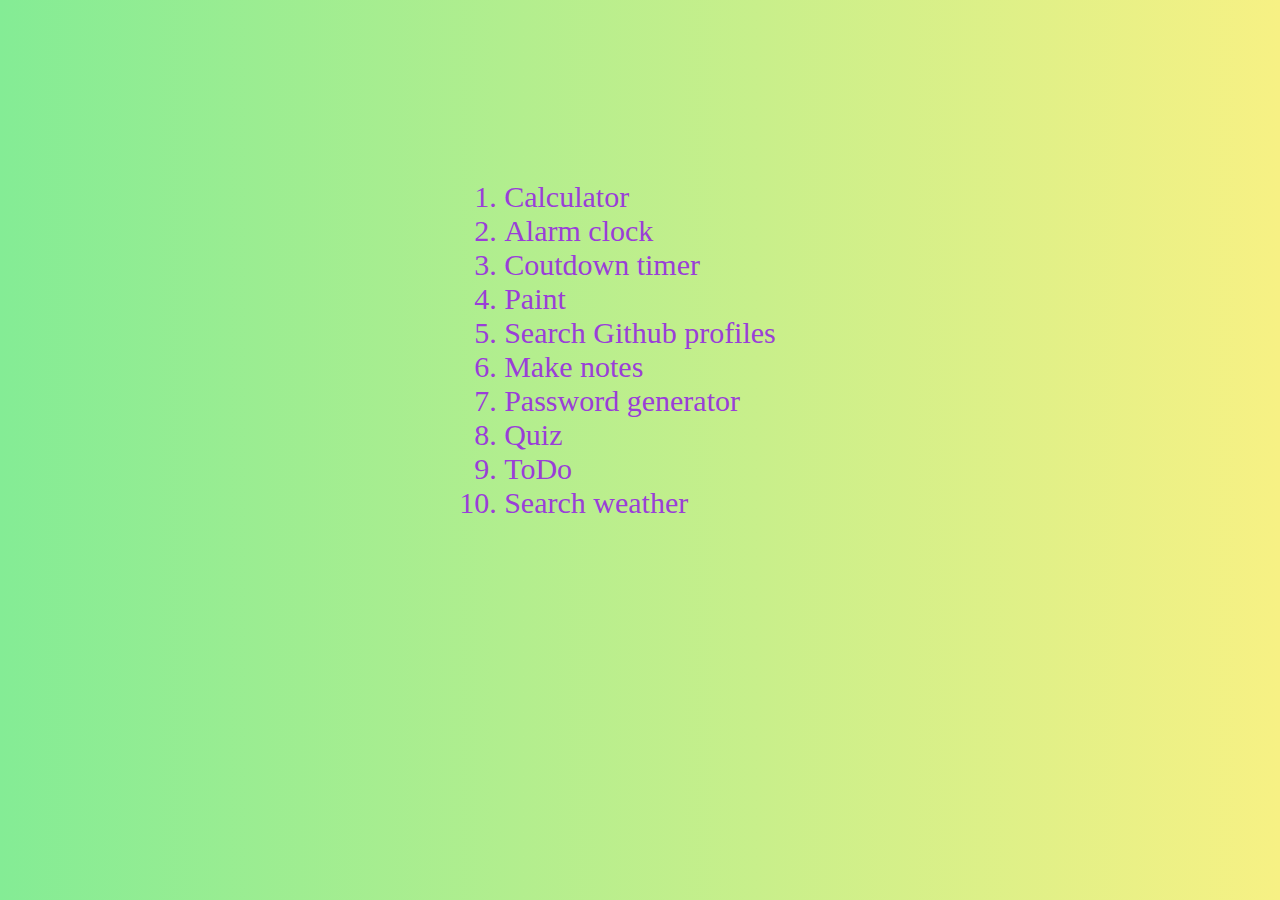
<file: index.html>
<!DOCTYPE html>
<html lang="en">
<head>
    <meta charset="UTF-8">
    <meta http-equiv="X-UA-Compatible" content="IE=edge">
    <meta name="viewport" content="width=device-width, initial-scale=1.0">
    <link rel="stylesheet" href="all.css">
    <title>projects</title>
</head>
<body>
<div class="container">
    <ol>
        <li><a href="./1 Vanilla-JavaScript-Calculator/index.html">Calculator</a></li>
        <li><a href="./2 alarm/timer.html">Alarm clock</a></li>
        <li><a href="./3 countdown-timer/index.html">Coutdown timer</a></li>
        <li><a href="./4 drawing-app/index.html">Paint</a></li>
        <li><a href="./5 github-profiles/index.html">Search Github profiles</a></li>
        <li><a href="./6 notes-app/index.html">Make notes</a></li>
        <li><a href="./7 password-generator/index.html">Password generator</a></li>
        <li><a href="./8 quiz-app/index.html">Quiz</a></li>
        <li><a href="./9 todo-app/index.html">ToDo</a></li>
        <li><a href="./10 weather-app/index.html">Search weather</a></li>
    </ol>
</div>
</body>
</html>
</file>
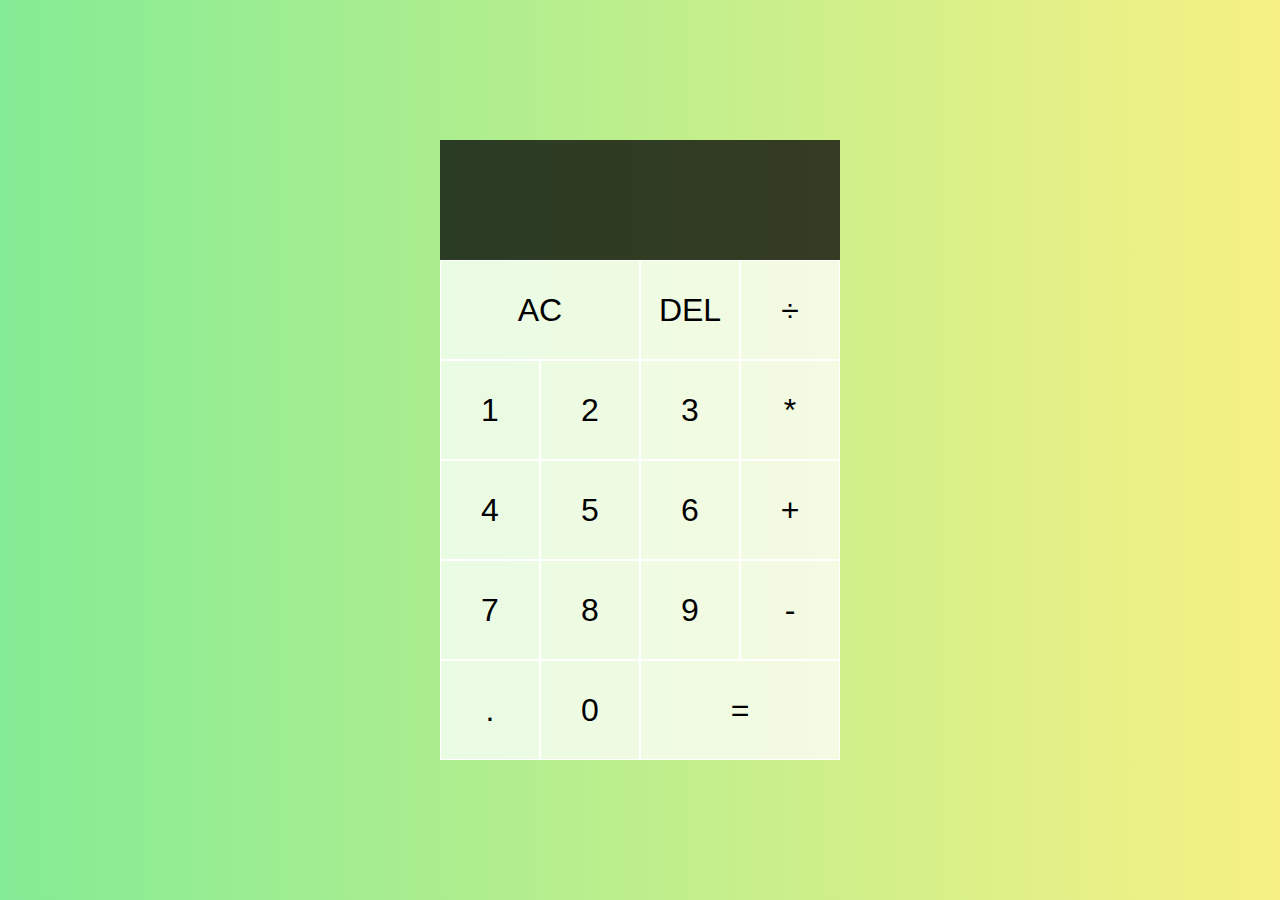
<file: 1 Vanilla-JavaScript-Calculator/index.html>
<!DOCTYPE html>
<html lang="en">
<head>
  <meta charset="UTF-8">
  <meta name="viewport" content="width=device-width, initial-scale=1.0">
  <meta http-equiv="X-UA-Compatible" content="ie=edge">
  <title>Calculator</title>
  <link href="styles.css" rel="stylesheet">
  <script src="script.js" defer></script>
</head>
<body>
  <div class="calculator-grid">
    <div class="output">
      <div data-previous-operand class="previous-operand"></div>
      <div data-current-operand class="current-operand"></div>
    </div>
    <button data-all-clear class="span-two">AC</button>
    <button data-delete>DEL</button>
    <button data-operation>÷</button>
    <button data-number>1</button>
    <button data-number>2</button>
    <button data-number>3</button>
    <button data-operation>*</button>
    <button data-number>4</button>
    <button data-number>5</button>
    <button data-number>6</button>
    <button data-operation>+</button>
    <button data-number>7</button>
    <button data-number>8</button>
    <button data-number>9</button>
    <button data-operation>-</button>
    <button data-number>.</button>
    <button data-number>0</button>
    <button data-equals class="span-two">=</button>
  </div>
</body>
</html>
</file>
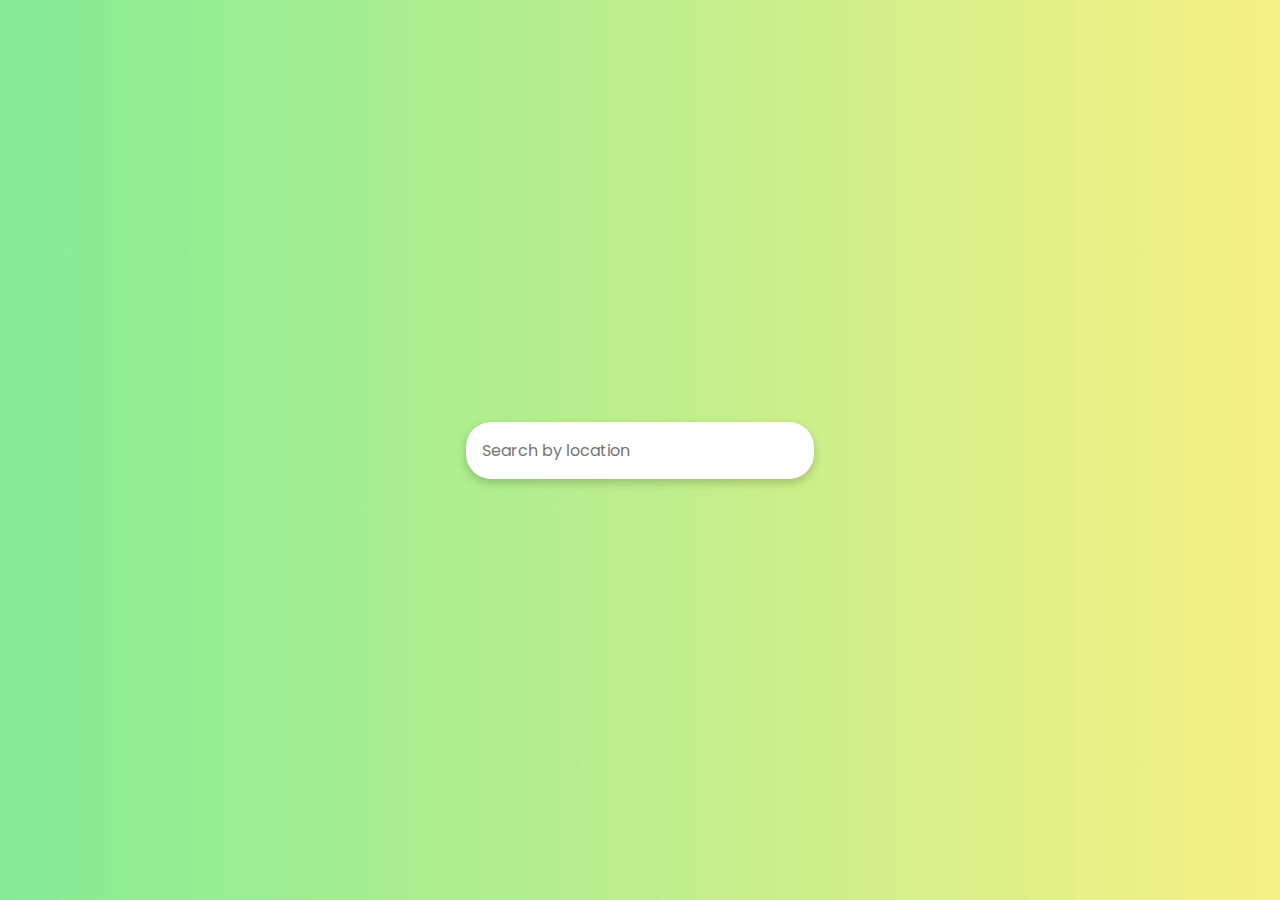
<file: 10 weather-app/index.html>
<!DOCTYPE html>
<html lang="en">
    <head>
        <meta charset="UTF-8" />
        <meta name="viewport" content="width=device-width, initial-scale=1.0" />
        <title>Search Weather</title>
        <link rel="stylesheet" href="style.css" />
        <script src="script.js" defer></script>
    </head>
    <body>
        <form id="form">
            <input
                type="text"
                id="search"
                placeholder="Search by location"
                autocomplete="off"
            />
        </form>
        <main id="main"></main>
    </body>
</html>
</file>
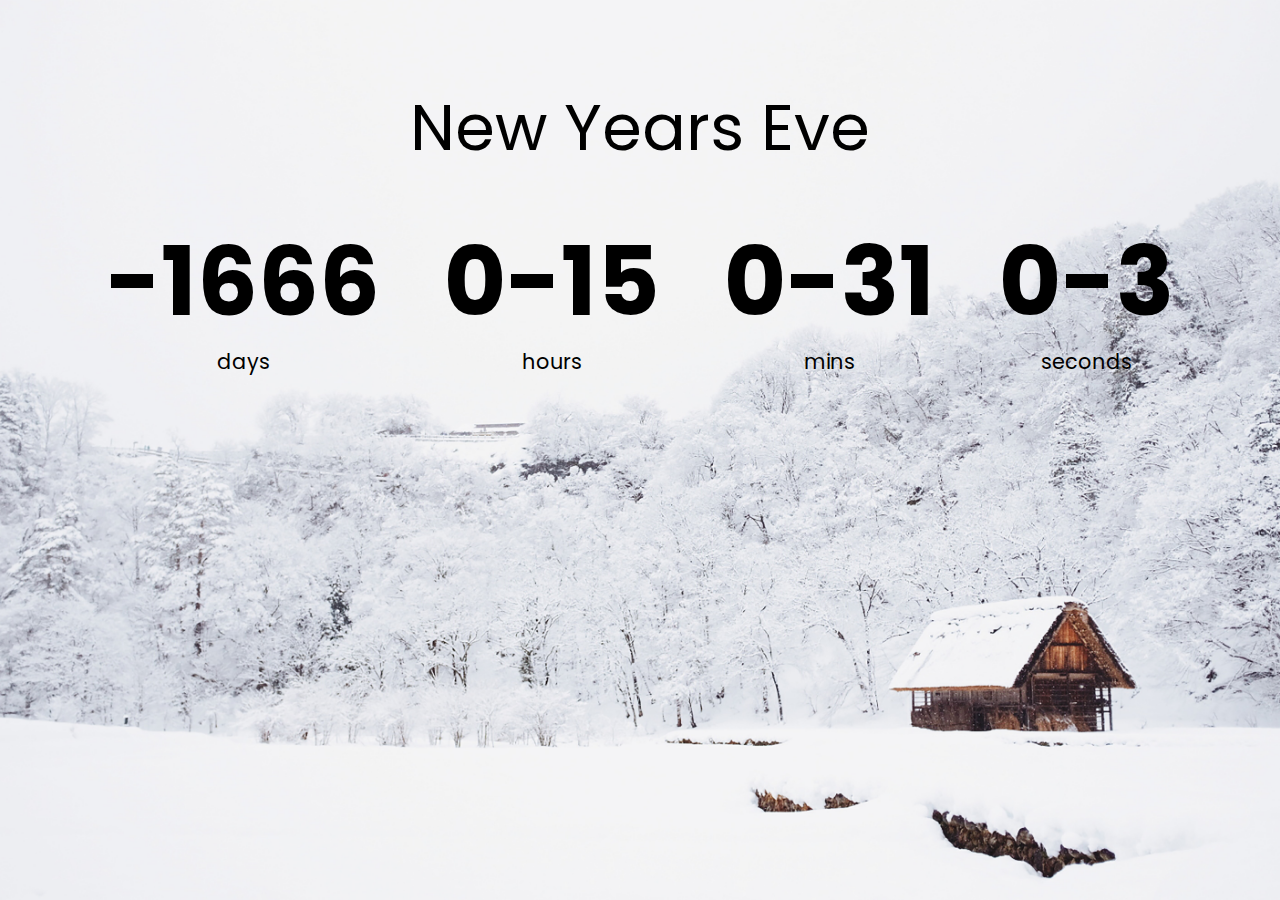
<file: 3 countdown-timer/index.html>
<!DOCTYPE html>
<html lang="en">
    <head>
        <meta charset="UTF-8" />
        <meta name="viewport" content="width=device-width, initial-scale=1.0" />
        <title>Countdown Timer</title>
        <link rel="stylesheet" href="style.css" />
        <script src="script.js" defer></script>
    </head>
    <body>
        <h1>New Years Eve</h1>

        <div class="countdown-container">
            <div class="countdown-el days-c">
                <p class="big-text" id="days">0</p>
                <span>days</span>
            </div>
            <div class="countdown-el hours-c">
                <p class="big-text" id="hours">0</p>
                <span>hours</span>
            </div>
            <div class="countdown-el mins-c">
                <p class="big-text" id="mins">0</p>
                <span>mins</span>
            </div>
            <div class="countdown-el seconds-c">
                <p class="big-text" id="seconds">0</p>
                <span>seconds</span>
            </div>
        </div>
    </body>
</html>
</file>
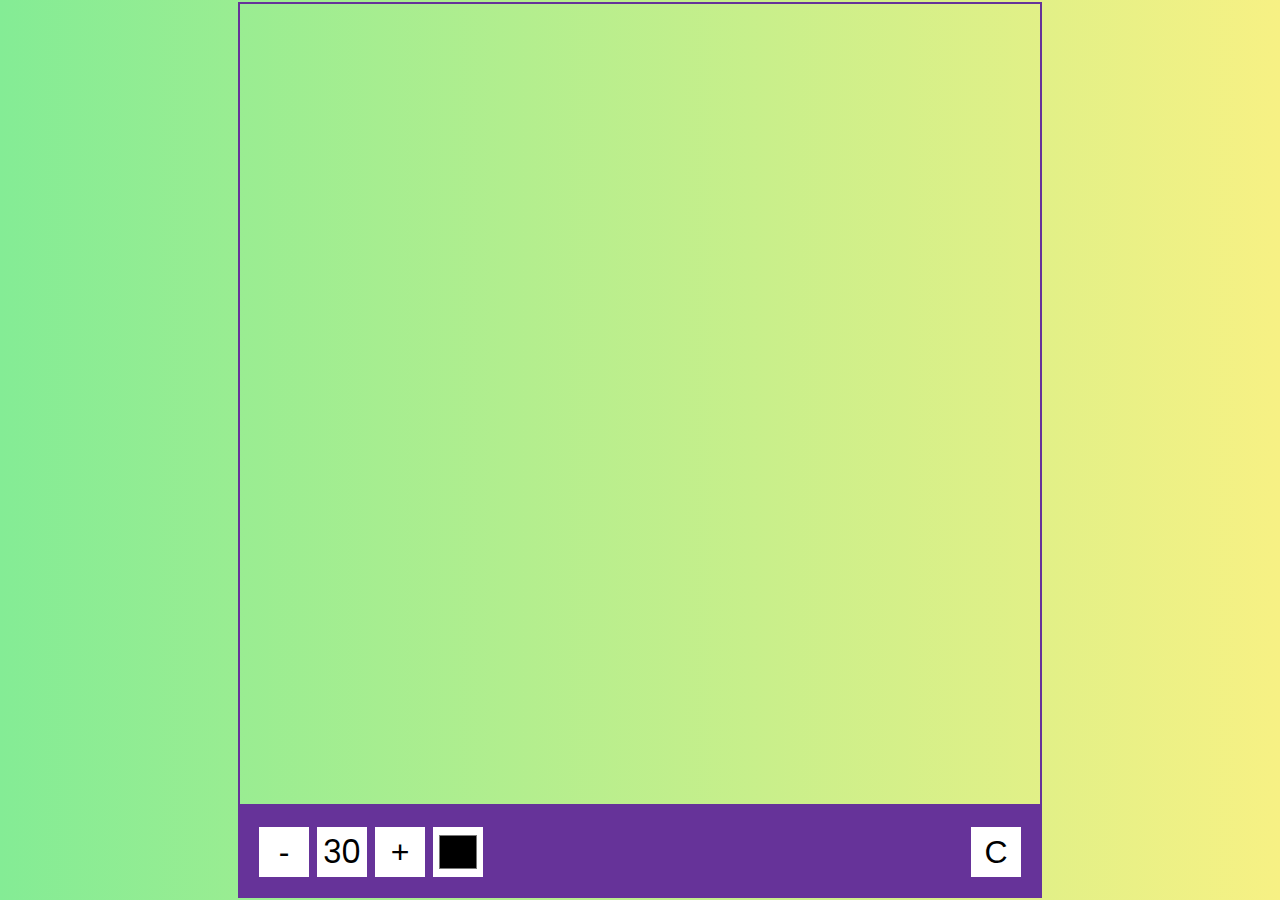
<file: 4 drawing-app/index.html>
<!DOCTYPE html>
<html lang="en">
    <head>
        <meta charset="UTF-8" />
        <meta name="viewport" content="width=device-width, initial-scale=1.0" />
        <title>Paint</title>
        <link rel="stylesheet" href="style.css" />
        <script src="script.js" defer></script>
    </head>
    <body>
        <canvas id="canvas" width="800" height="800"></canvas>
        <div class="toolbox">
            <button id="decrease">-</button>
            <span id="size">30</span>
            <button id="increase">+</button>
            <input type="color" id="color" />
            <button id="clear">C</button>
        </div>
    </body>
</html>
</file>
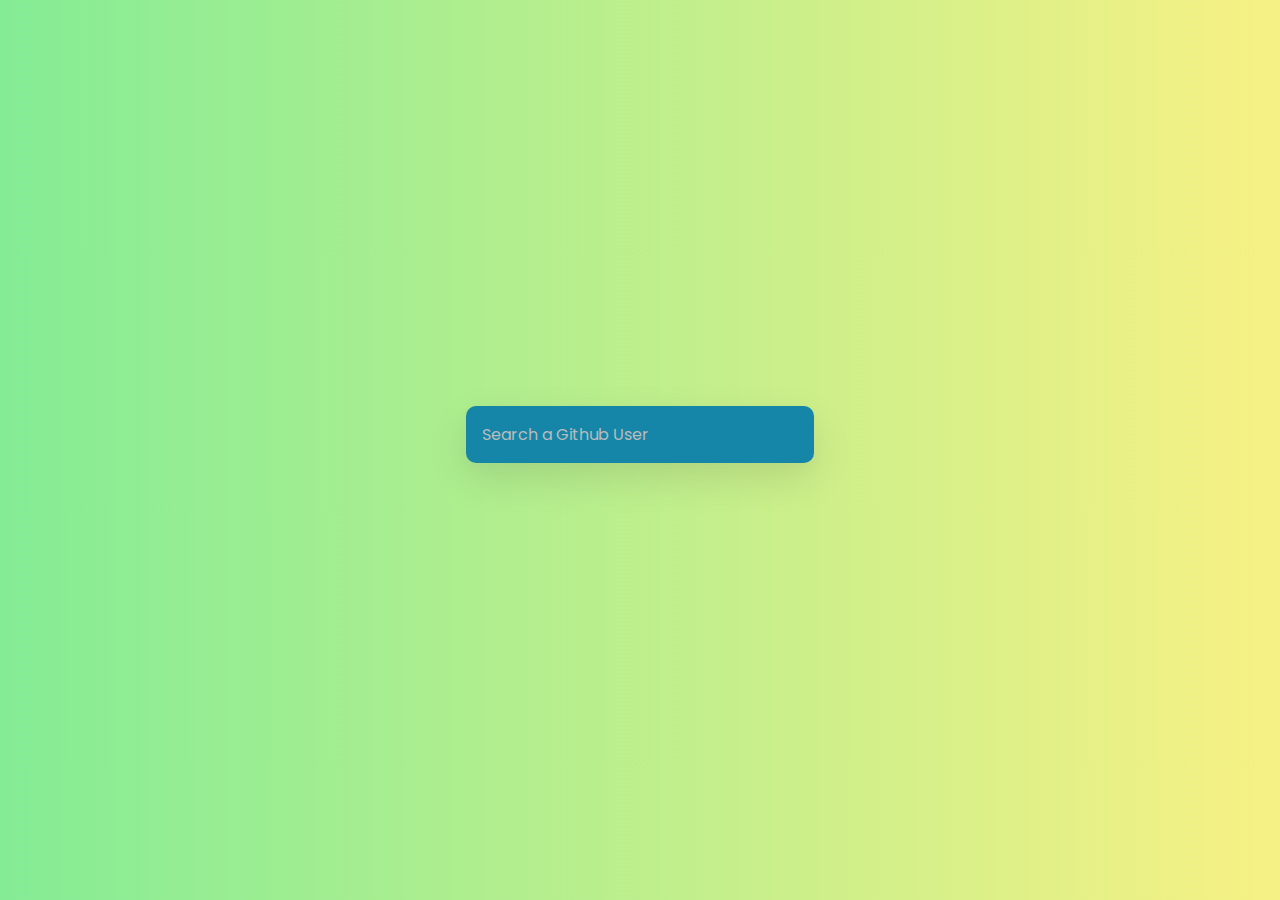
<file: 5 github-profiles/index.html>
<!DOCTYPE html>
<html lang="en">
    <head>
        <meta charset="UTF-8" />
        <meta name="viewport" content="width=device-width, initial-scale=1.0" />
        <title>Search Github profiles</title>
        <link rel="stylesheet" href="style.css" />
        <script src="script.js" defer></script>
    </head>
    <body>
        <form id="form">
            <input type="text" id="search" placeholder="Search a Github User" />
        </form>
        <main id="main"></main>
    </body>
</html>
</file>
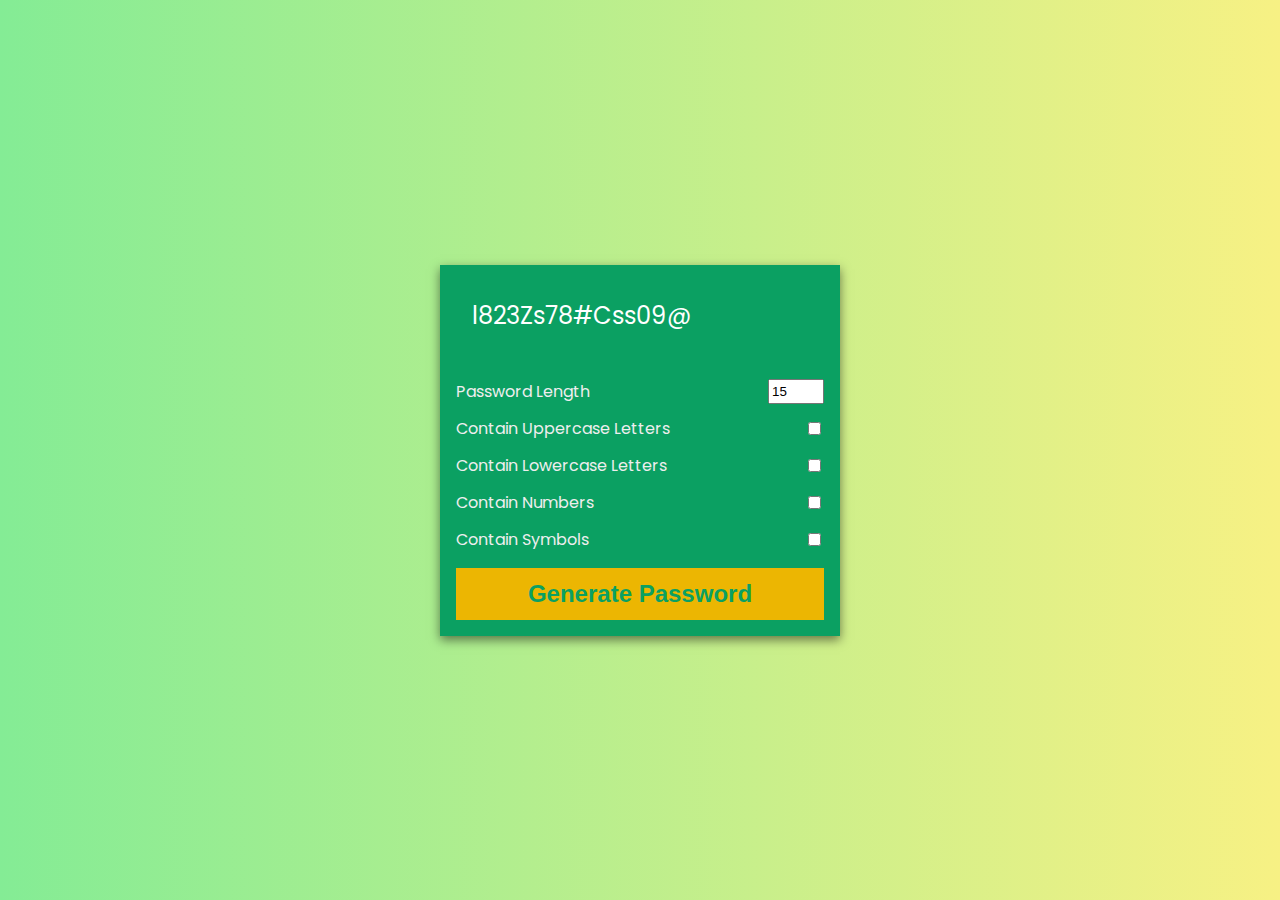
<file: 7 password-generator/index.html>
<!DOCTYPE html>
<html lang="en">
    <head>
        <meta charset="UTF-8" />
        <meta name="viewport" content="width=device-width, initial-scale=1.0" />
        <title>Password Generator</title>
        <link rel="stylesheet" href="style.css" />
        <script src="script.js" defer></script>
    </head>
    <body>
        <div class="pw-container">
            <div class="pw-header">
                <div class="pw">
                    <span id="pw">l823Zs78#Css09@</span>
                    <button id="copy">Copy</button>
                </div>
            </div>
            <div class="pw-body">
                <div class="form-control">
                    <label for="len">Password Length</label>
                    <input id="len" value="15" type="number" min="2" max="30" />
                </div>
                <div class="form-control">
                    <label for="upper">Contain Uppercase Letters</label>
                    <input id="upper" type="checkbox" />
                </div>
                <div class="form-control">
                    <label for="lower">Contain Lowercase Letters</label>
                    <input id="lower" type="checkbox" />
                </div>
                <div class="form-control">
                    <label for="number">Contain Numbers</label>
                    <input id="number" type="checkbox" />
                </div>
                <div class="form-control">
                    <label for="symbol">Contain Symbols</label>
                    <input id="symbol" type="checkbox" />
                </div>
                <button class="generate" id="generate">
                    Generate Password
                </button>
            </div>
        </div>
    </body>
</html>
</file>
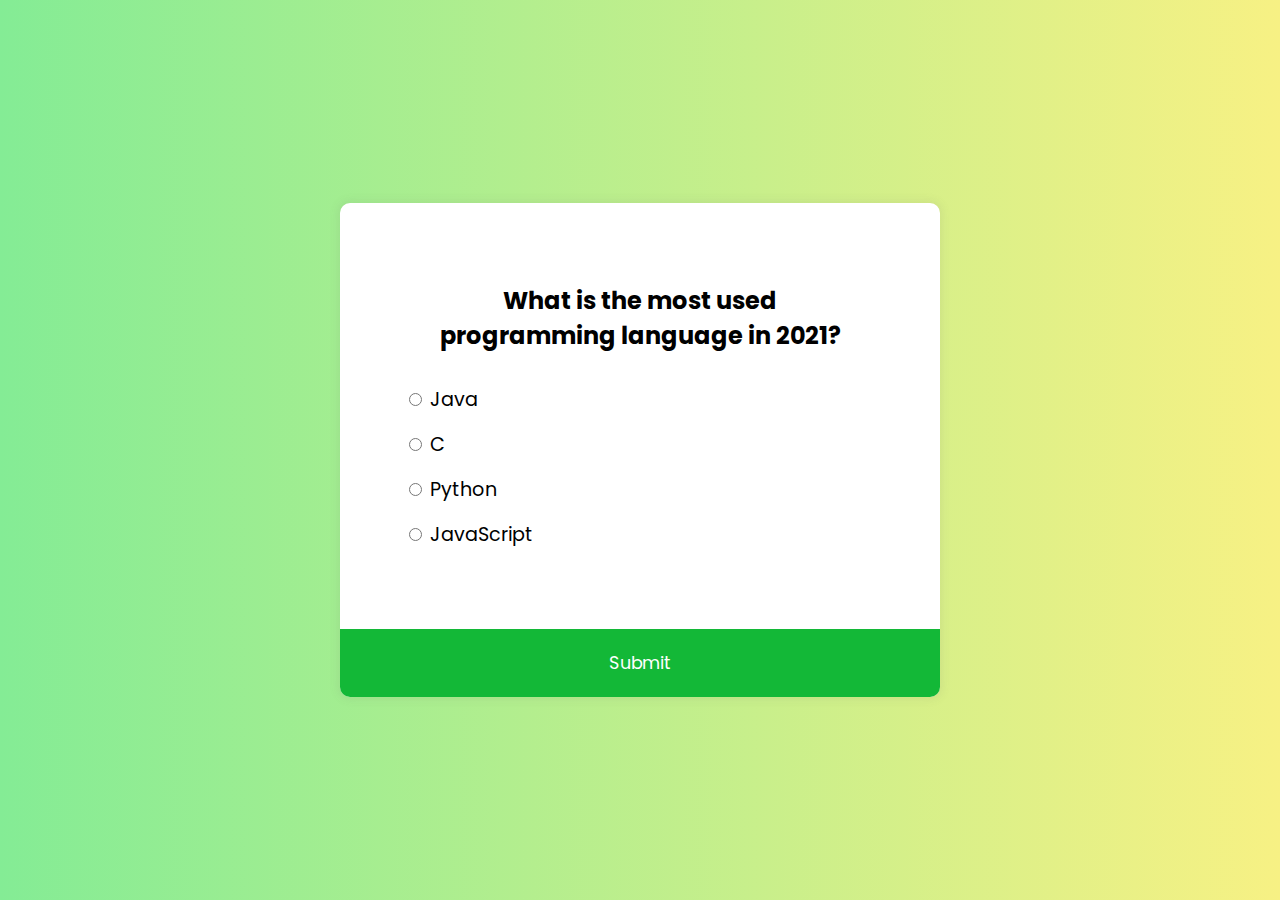
<file: 8 quiz-app/index.html>
<!DOCTYPE html>
<html lang="en">
    <head>
        <meta charset="UTF-8" />
        <meta name="viewport" content="width=device-width, initial-scale=1.0" />
        <title>Quiz</title>
        <link rel="stylesheet" href="style.css" />
        <script src="script.js" defer></script>
    </head>
    <body>
        <div class="quiz-container" id="quiz">
            <div class="quiz-header">
                <h2 id="question">Question text</h2>
                <ul>
                    <li>
                        <input
                            type="radio"
                            id="a"
                            name="answer"
                            class="answer"
                        />
                        <label id="a_text" for="a">Question</label>
                    </li>
                    <li>
                        <input
                            type="radio"
                            id="b"
                            name="answer"
                            class="answer"
                        />
                        <label id="b_text" for="b">Question</label>
                    </li>
                    <li>
                        <input
                            type="radio"
                            id="c"
                            name="answer"
                            class="answer"
                        />
                        <label id="c_text" for="c">Question</label>
                    </li>
                    <li>
                        <input
                            type="radio"
                            id="d"
                            name="answer"
                            class="answer"
                        />
                        <label id="d_text" for="d">Question</label>
                    </li>
                </ul>
            </div>
            <button id="submit">Submit</button>
        </div>
    </body>
</html>
</file>
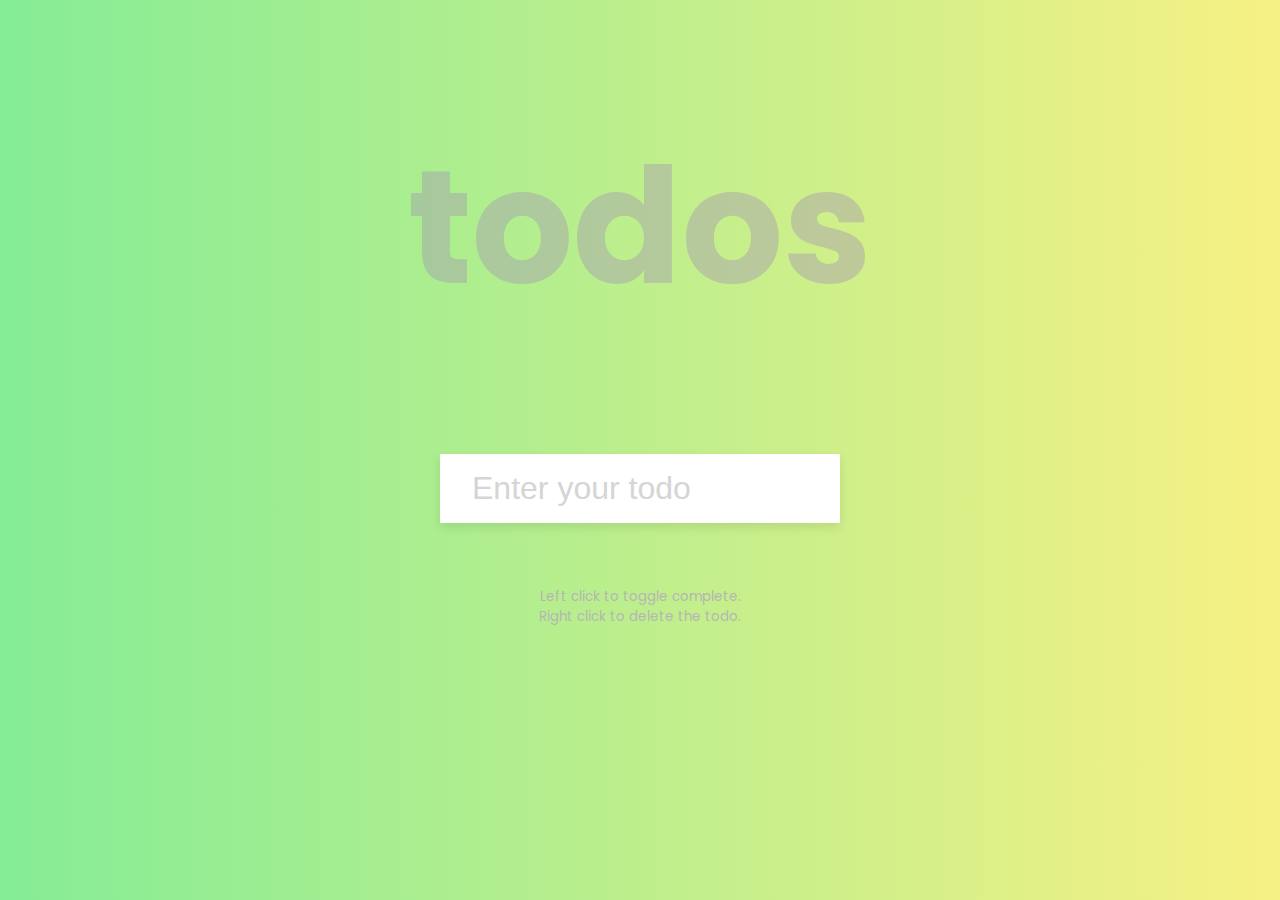
<file: 9 todo-app/index.html>
<!DOCTYPE html>
<html lang="en">
    <head>
        <meta charset="UTF-8" />
        <meta name="viewport" content="width=device-width, initial-scale=1.0" />
        <title>ToDo</title>
        <link rel="stylesheet" href="style.css" />
        <script src="script.js" defer></script>
    </head>
    <body>
        <h1>todos</h1>
        <form id="form">
            <input
                type="text"
                id="input"
                class="input"
                placeholder="Enter your todo"
                autocomplete="off"
            />
            <ul class="todos" id="todos"></ul>
        </form>
        <small
            >Left click to toggle complete. <br />Right click to delete the
            todo.</small
        >
    </body>
</html>
</file>
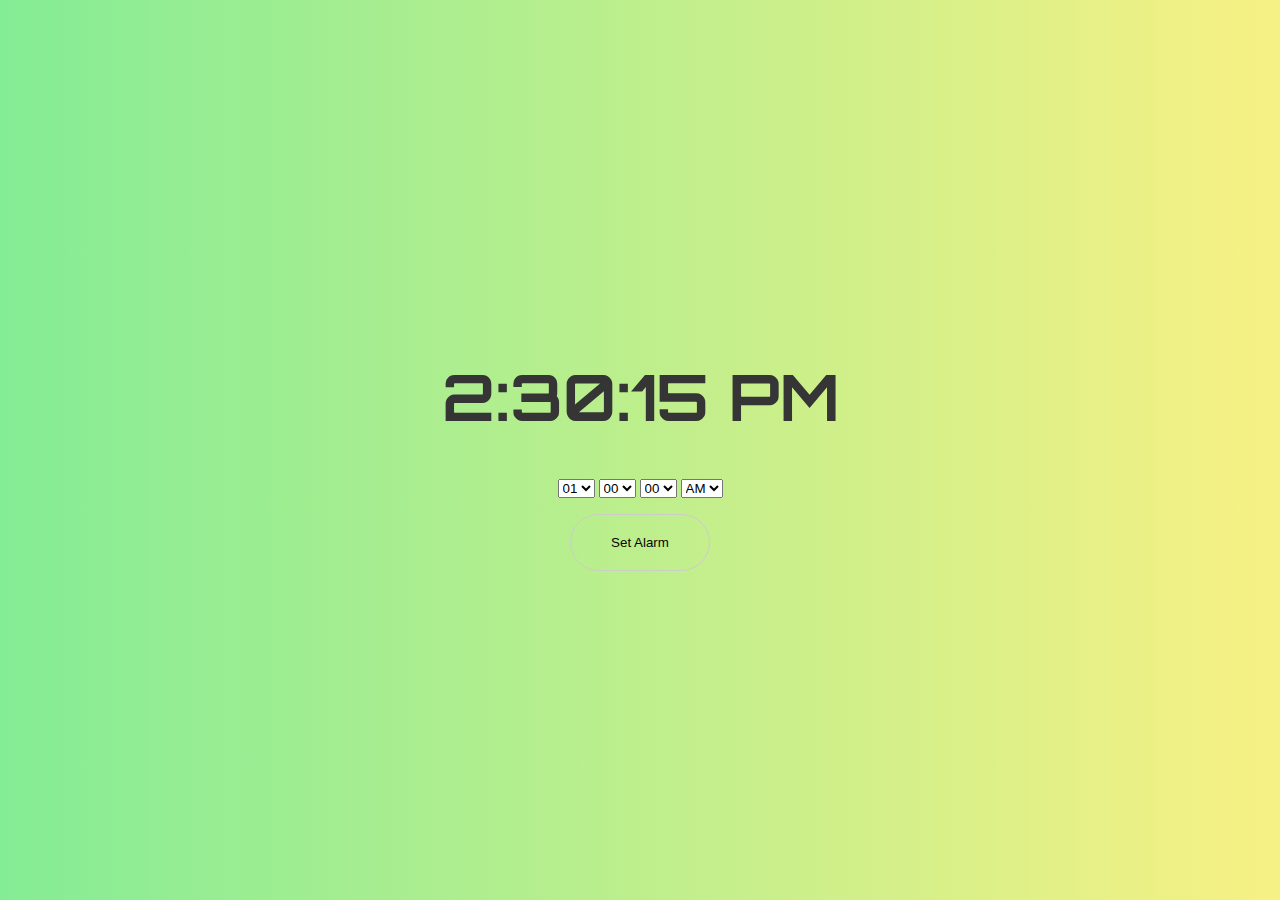
<file: 2 alarm/timer.html>
<!DOCTYPE html>
<html lang="en">
<head>
    <meta charset="UTF-8">
    <meta http-equiv="X-UA-Compatible" content="IE=edge">
    <meta name="viewport" content="width=device-width, initial-scale=1.0">
    <link rel="stylesheet" href="https://fonts.googleapis.com/css?family=Orbitron">
    <link rel="stylesheet" href="timer.css">
    <title>Alarm clock</title>
</head>

<body>
  <div class="table">
    <div class="cell">
      <h1 id="clock" class="clock"></h1>
      <select id="hours"></select>
      <select id="minutes"></select>
      <select id="seconds"></select>
      <select id="ampm">
        <option value="AM">AM</option>
        <option value="PM">PM</option>
      </select>
      
      <p>
        <button id="snooze" class="hide">Snooze</button>
        <button id="startstop">Set Alarm</button>
      </p>
    </div>
  </div>
</body>
<script src="timer.js"></script>
</html>

</font>
</file>
<file: all.css>
*{
    padding: 0;
    margin: 0;
    box-sizing: border-box;
}

body {
   /* text-align: center; */
    background: linear-gradient(to right, #84ec95, #f7f184);
}

a{
    text-decoration: none;
    font-size: 30px;
    font-weight: 500;
    color:rgb(154, 62, 216);
}

a:visited{
    color:rgb(154, 62, 216);
}

li{
    margin: 0;
    padding: 0;
    font-size: 30px;
    font-weight: 500;
    color:rgb(154, 62, 216);
    /* list-style: none; */
}

.container{
    height: 700px;
    display: flex;
    justify-content: center;
    align-items: center;
    text-align: left;
}
</file>
<file: 1 Vanilla-JavaScript-Calculator/styles.css>
*, *::before, *::after {
  box-sizing: border-box;
  font-family: Gotham Rounded, sans-serif;
  font-weight: normal;
}

body {
  padding: 0;
  margin: 0;
  background: linear-gradient(to right, #84ec95, #f7f184);
}

.calculator-grid {
  display: grid;
  justify-content: center;
  align-content: center;
  min-height: 100vh;
  grid-template-columns: repeat(4, 100px);
  grid-template-rows: minmax(120px, auto) repeat(5, 100px);
}

.calculator-grid > button {
  cursor: pointer;
  font-size: 2rem;
  border: 1px solid white;
  outline: none;
  background-color: rgba(255, 255, 255, .75);
}

.calculator-grid > button:hover {
  background-color: rgba(255, 255, 255, .9);
}

.span-two {
  grid-column: span 2;
}

.output {
  grid-column: 1 / -1;
  background-color: rgba(0, 0, 0, .75);
  display: flex;
  align-items: flex-end;
  justify-content: space-around;
  flex-direction: column;
  padding: 10px;
  word-wrap: break-word;
  word-break: break-all;
}

.output .previous-operand {
  color: rgba(255, 255, 255, .75);
  font-size: 1.5rem;
}

.output .current-operand {
  color: white;
  font-size: 2.5rem;
}
</file>
<file: 10 weather-app/style.css>
@import url("https://fonts.googleapis.com/css2?family=Poppins:wght@200;400;600&display=swap");

* {
    box-sizing: border-box;
}

body {
    background: linear-gradient(to right, #84ec95, #f7f184);
    font-family: "Poppins", sans-serif;
    display: flex;
    flex-direction: column;
    align-items: center;
    justify-content: center;
    margin: 0;
    min-height: 100vh;
}

input {
    background-color: #fff;
    border: none;
    border-radius: 25px;
    box-shadow: 0 4px 10px rgba(0, 0, 0, 0.2);
    font-family: inherit;
    font-size: 1rem;
    padding: 1rem;
    min-width: 300px;
}

input:focus {
    outline: none;
}

.weather {
    font-size: 2rem;
    text-align: center;
}

.weather h2 {
    display: flex;
    align-items: center;
    margin-bottom: 0;
}
</file>
<file: 3 countdown-timer/style.css>
@import url("https://fonts.googleapis.com/css2?family=Poppins:wght@200;400;600&display=swap");

* {
    box-sizing: border-box;
}

body {
    background-image: url("./snow.jpg");
    background-size: cover;
    background-position: center center;
    display: flex;
    flex-direction: column;
    align-items: center;
    min-height: 100vh;
    font-family: "Poppins", sans-serif;
    margin: 0;
}

h1 {
    font-weight: normal;
    font-size: 4rem;
    margin-top: 5rem;
}

.countdown-container {
    display: flex;
    flex-wrap: wrap;
    justify-content: center;
}

.big-text {
    font-weight: bold;
    font-size: 6rem;
    line-height: 1;
    margin: 1rem 2rem;
}

.countdown-el {
    text-align: center;
}

.countdown-el span {
    font-size: 1.3rem;
}
</file>
<file: 4 drawing-app/style.css>
@import url("https://fonts.googleapis.com/css2?family=Poppins:wght@200;400;600&display=swap");

* {
    box-sizing: border-box;
}

body {
    background: linear-gradient(to right, #84ec95, #f7f184);;
    display: flex;
    flex-direction: column;
    align-items: center;
    justify-content: center;
    font-family: "Poppins", sans-serif;
    margin: 0;
    min-height: 100vh;
}

canvas {
    border: 2px solid rebeccapurple;
}

.toolbox {
    background-color: rebeccapurple;
    border: 1px solid rebeccapurple;
    display: flex;
    padding: 1rem;
    width: 804px;
}

.toolbox > * {
    background-color: #fff;
    border: none;
    display: inline-flex;
    align-items: center;
    justify-content: center;
    font-size: 2rem;
    padding: 0.25rem;
    margin: 0.25rem;
    height: 50px;
    width: 50px;
}

.toolbox > *:last-child {
    margin-left: auto;
}
</file>
<file: 5 github-profiles/style.css>
@import url("https://fonts.googleapis.com/css2?family=Poppins:wght@200;400;600&display=swap");

* {
    box-sizing: border-box;
}

body {
    background: linear-gradient(to right, #84ec95, #f7f184);
    display: flex;
    flex-direction: column;
    align-items: center;
    justify-content: center;
    font-family: "Poppins", sans-serif;
    margin: 0;
    min-height: 100vh;
}

input {
    background-color: #1586a8;
    border-radius: 10px;
    border: none;
    box-shadow: 0 5px 10px rgba(154, 160, 185, 0.05),
        0 15px 40px rgba(0, 0, 0, 0.1);
    color: white;
    font-family: inherit;
    font-size: 1rem;
    padding: 1rem;
    margin-bottom: 2rem;
}

input::placeholder {
    color: #bbb;
}

input:focus {
    outline: none;
}

.card {
    background-color: #1586a8;
    background-image: linear-gradient(315deg, #1586a8 0%, #5a17c5 100%);
    border-radius: 20px;
    box-shadow: 0 5px 10px rgba(154, 160, 185, 0.05),
        0 15px 40px rgba(0, 0, 0, 0.1);
    display: flex;
    padding: 3rem;
    max-width: 800px;
}

.avatar {
    border: 10px solid #2a2a72;
    border-radius: 50%;
    height: 150px;
    width: 150px;
}

.user-info {
    color: #eee;
    margin-left: 2rem;
}

.user-info h2 {
    margin-top: 0;
}

.user-info ul {
    display: flex;
    justify-content: space-between;
    list-style-type: none;
    padding: 0;
    max-width: 400px;
}

.user-info ul li {
    display: flex;
    align-items: center;
}

.user-info ul li strong {
    font-size: 0.9rem;
    margin-left: 0.5rem;
}

.repo {
    background-color: #2a2a72;
    border-radius: 5px;
    display: inline-block;
    color: white;
    font-size: 0.7rem;
    padding: 0.25rem 0.5rem;
    margin-right: 0.5rem;
    margin-bottom: 0.5rem;
    text-decoration: none;
}
</file>
<file: 7 password-generator/style.css>
@import url("https://fonts.googleapis.com/css2?family=Poppins:wght@200;400;600&display=swap");

* {
    box-sizing: border-box;
}

body {
    background: linear-gradient(to right, #84ec95, #f7f184);;
    color: white;
    display: flex;
    align-items: center;
    justify-content: center;
    font-family: "Poppins", sans-serif;
    margin: 0;
    min-height: 100vh;
}

.pw-container {
    background-color: rgb(11, 160, 98);
    box-shadow: 0 4px 10px rgba(0, 0, 0, 0.5);
    min-width: 400px;
}

.pw-header {
    padding: 1rem;
}

.pw {
    background-color: rgb(11, 160, 98);
    display: flex;
    font-size: 1.5rem;
    align-items: center;
    height: 70px;
    width: 100%;
    position: relative;
    padding: 1rem;
    overflow: auto;
}

.pw button {
    background-color: white;
    border: none;
    color: rgb(11, 160, 98);
    cursor: pointer;
    font-family: inherit;
    font-weight: bold;
    padding: 0.25rem;
    position: absolute;
    top: 0;
    right: 0;
    transform: translate(0, 20%);
    transition: opacity 0.2s ease, transform 0.2s ease;
    opacity: 0;
}

.pw:hover button {
    opacity: 1;
    transform: translate(0, 0%);
}

.pw-body {
    padding: 0 1rem 1rem;
}

.form-control {
    color: #eee;
    display: flex;
    justify-content: space-between;
    margin: 0.75rem 0;
}

.generate {
    background-color: #ecb602;
    border: none;
    color: rgb(11, 160, 98);
    cursor: pointer;
    display: block;
    font-size: 1.5rem;
    font-weight: bold;
    padding: 0.75rem;
    margin-top: 1rem;
    width: 100%;
}
</file>
<file: 8 quiz-app/style.css>
@import url("https://fonts.googleapis.com/css2?family=Poppins:wght@200;400;600&display=swap");

* {
    box-sizing: border-box;
}

body {
    background: linear-gradient(to right, #84ec95, #f7f184);
    display: flex;
    align-items: center;
    justify-content: center;
    font-family: "Poppins", sans-serif;
    margin: 0;
    min-height: 100vh;
}

.quiz-container {
    background-color: #fff;
    border-radius: 10px;
    box-shadow: 0 0 10px 2px rgba(100, 100, 100, 0.1);
    overflow: hidden;
    width: 600px;
    max-width: 100%;
}

.quiz-header {
    padding: 4rem;
}

h2 {
    padding: 1rem;
    text-align: center;
    margin: 0;
}

ul {
    list-style-type: none;
    padding: 0;
}

ul li {
    font-size: 1.2rem;
    margin: 1rem 0;
}

ul li label {
    cursor: pointer;
}

button {
    background-color: #13b837;
    border: none;
    color: white;
    cursor: pointer;
    display: block;
    font-family: inherit;
    font-size: 1.1rem;
    width: 100%;
    padding: 1.3rem;
}

button:hover {
    background-color: #13b837;
}

button:focus {
    background-color: #13b837;
    outline: none;
}
</file>
<file: 9 todo-app/style.css>
@import url("https://fonts.googleapis.com/css2?family=Poppins:wght@200;400;600&display=swap");

* {
    box-sizing: border-box;
}

body {
    background: linear-gradient(to right, #84ec95, #f7f184);
    color: #444;
    display: flex;
    align-items: center;
    flex-direction: column;
    font-family: "Poppins", sans-serif;
    margin: 0;
    min-height: 100vh;
}

h1 {
    color: rgb(164, 147, 180);
    font-size: 10rem;
    text-align: center;
    opacity: 0.4;
}

form {
    box-shadow: 0 4px 10px rgba(0, 0, 0, 0.1);
    max-width: 100%;
    width: 400px;
}

.input {
    border: none;
    color: #444;
    font-size: 2rem;
    padding: 1rem 2rem;
    display: block;
    width: 100%;
}

.input::placeholder {
    color: #d5d5d5;
}

.todos {
    background-color: #fff;
    padding: 0;
    margin: 0;
    list-style-type: none;
}

.todos li {
    border-top: 1px solid #e5e5e5;
    cursor: pointer;
    font-size: 1.5rem;
    padding: 1rem 2rem;
}

.todos li.completed {
    color: #b6b6b6;
    text-decoration: line-through;
}

small {
    color: #b5b5b5;
    margin-top: 4rem;
    text-align: center;
}
</file>
<file: 2 alarm/timer.css>
html, body {
    height: 100%;
  }
  
  /* background */
  body {
    padding: 0;
    margin: 0;
    text-align: center;
    background: linear-gradient(to right, #84ec95, #f7f184);
  }
  
  
  /* header */
  h1 {
    font-family: 'Orbitron', sans-serif;
    font-size: 64px;
    color: rgb(53, 53, 53);
  }
  
  /* buttons */
  button {
    cursor: pointer;
    margin: 0 5px;
    padding: 20px 40px;
    background: transparent;
    border: 1px solid #ccc;
    border-radius: 80px;
    outline: 0;
    color: rgb(7, 5, 5);
    transition: all ease 300ms;
  }
  button:hover {
    color: #333;
    background: rgb(255, 255, 255);
  }
  
  /* center content vertically and horizontally */
  .table {
    display: table;
    width: 100%;
    height: 100%;
  }
  .cell {
    display: table-cell;
    vertical-align: middle;
    cursor: default;
  }
  
  /* variable misc classes */
  .hide {
    display: none;
  }
</file>
